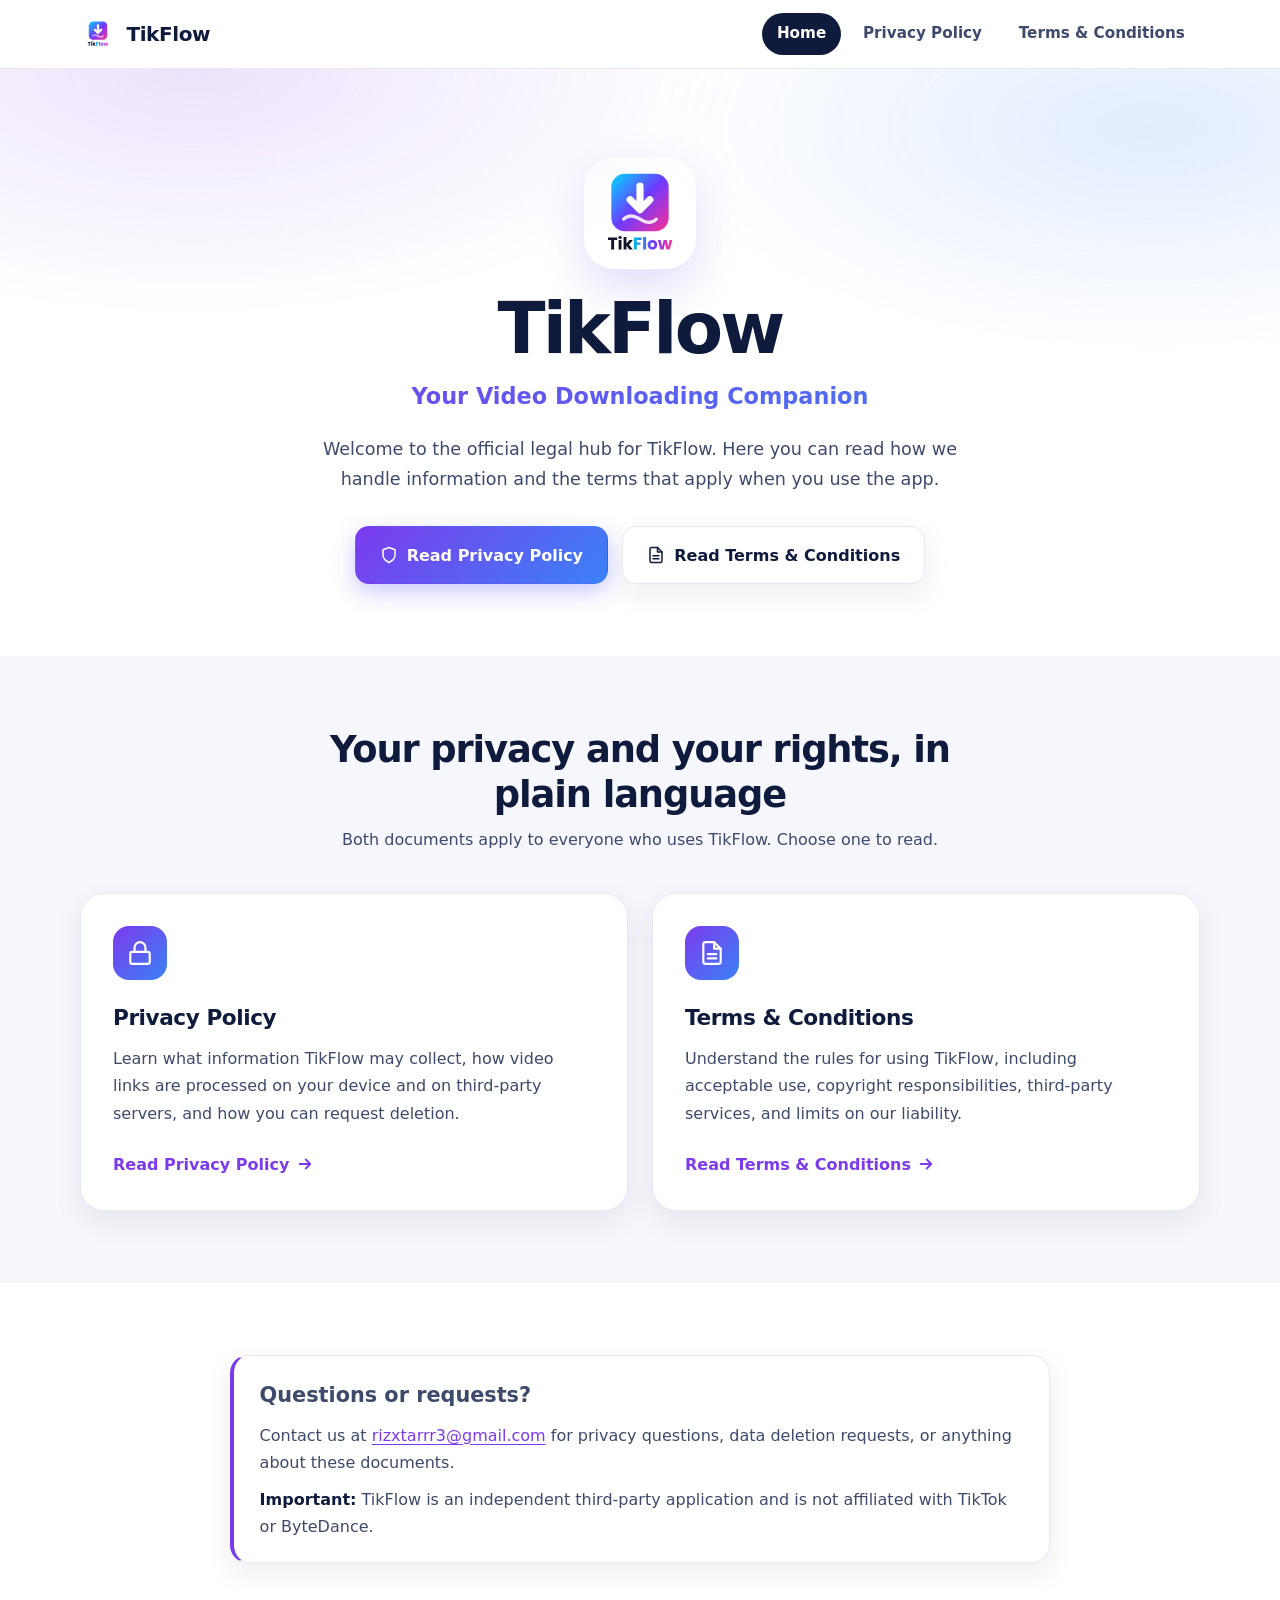
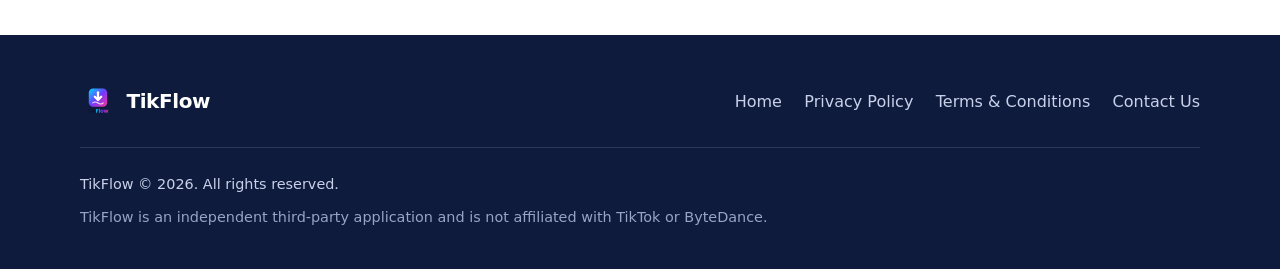
<file: index.html>
<!DOCTYPE html>
<html lang="en">
<head>
  <meta charset="utf-8">
  <meta name="viewport" content="width=device-width, initial-scale=1">
  <title>TikFlow – Your Video Downloading Companion</title>
  <meta name="description" content="Official website of TikFlow, your video downloading companion for Android. Read our Privacy Policy and Terms &amp; Conditions.">
  <meta name="theme-color" content="#7c3aed">
  <meta property="og:title" content="TikFlow – Your Video Downloading Companion">
  <meta property="og:description" content="Official website of TikFlow, your video downloading companion for Android. Read our Privacy Policy and Terms &amp; Conditions.">
  <meta property="og:type" content="website">
  <link rel="icon" type="image/svg+xml" href="assets/logo.svg">
  <link rel="stylesheet" href="style.css">
</head>
<body>
<a class="skip-link" href="#main">Skip to main content</a>
<header class="site-header">
  <div class="container nav-wrap">
    <a class="brand" href="index.html" aria-label="TikFlow home">
      <img src="assets/logo.svg" alt="" width="36" height="36">
      <span>TikFlow</span>
    </a>
    <button class="nav-toggle" type="button" aria-label="Open menu" aria-expanded="false" aria-controls="primary-nav">
      <svg class="icon-open" width="22" height="22" viewBox="0 0 24 24" fill="none" stroke="currentColor" stroke-width="2" stroke-linecap="round" aria-hidden="true"><path d="M4 6h16M4 12h16M4 18h16"/></svg>
      <svg class="icon-close" width="22" height="22" viewBox="0 0 24 24" fill="none" stroke="currentColor" stroke-width="2" stroke-linecap="round" aria-hidden="true"><path d="M6 6l12 12M18 6L6 18"/></svg>
    </button>
    <nav id="primary-nav" class="nav" aria-label="Primary">
      <a href="index.html" aria-current="page">Home</a>
      <a href="privacy-policy.html">Privacy Policy</a>
      <a href="terms-and-conditions.html">Terms &amp; Conditions</a>
    </nav>
  </div>
</header>
<main id="main">
  <section class="hero" aria-labelledby="hero-title">
    <div class="container">
      <img class="hero-logo" src="assets/logo.svg" alt="TikFlow logo" width="112" height="112">
      <h1 id="hero-title">TikFlow</h1>
      <p class="tagline">Your Video Downloading Companion</p>
      <p class="lead">Welcome to the official legal hub for TikFlow. Here you can read how we handle information and the terms that apply when you use the app.</p>
      <div class="hero-actions">
        <a class="btn btn-primary" href="privacy-policy.html">
          <svg viewBox="0 0 24 24" fill="none" stroke="currentColor" stroke-width="2" stroke-linecap="round" stroke-linejoin="round" aria-hidden="true"><path d="M12 22s8-4 8-10V5l-8-3-8 3v7c0 6 8 10 8 10z"/></svg>
          Read Privacy Policy
        </a>
        <a class="btn btn-ghost" href="terms-and-conditions.html">
          <svg viewBox="0 0 24 24" fill="none" stroke="currentColor" stroke-width="2" stroke-linecap="round" stroke-linejoin="round" aria-hidden="true"><path d="M14 2H6a2 2 0 0 0-2 2v16a2 2 0 0 0 2 2h12a2 2 0 0 0 2-2V8z"/><path d="M14 2v6h6M8 13h8M8 17h8"/></svg>
          Read Terms &amp; Conditions
        </a>
      </div>
    </div>
  </section>

  <section class="section section-soft" aria-labelledby="docs-title">
    <div class="container">
      <div class="section-head">
        <h2 id="docs-title">Your privacy and your rights, in plain language</h2>
        <p>Both documents apply to everyone who uses TikFlow. Choose one to read.</p>
      </div>
      <div class="cards">
        <a class="card" href="privacy-policy.html">
          <span class="card-icon"><svg viewBox="0 0 24 24" fill="none" stroke="currentColor" stroke-width="2" stroke-linecap="round" stroke-linejoin="round" aria-hidden="true"><rect x="3" y="11" width="18" height="11" rx="2"/><path d="M7 11V7a5 5 0 0 1 10 0v4"/></svg></span>
          <h3>Privacy Policy</h3>
          <p>Learn what information TikFlow may collect, how video links are processed on your device and on third-party servers, and how you can request deletion.</p>
          <span class="card-link">Read Privacy Policy <svg viewBox="0 0 24 24" fill="none" stroke="currentColor" stroke-width="2.5" stroke-linecap="round" stroke-linejoin="round" aria-hidden="true"><path d="M5 12h14M13 6l6 6-6 6"/></svg></span>
        </a>
        <a class="card" href="terms-and-conditions.html">
          <span class="card-icon"><svg viewBox="0 0 24 24" fill="none" stroke="currentColor" stroke-width="2" stroke-linecap="round" stroke-linejoin="round" aria-hidden="true"><path d="M14 2H6a2 2 0 0 0-2 2v16a2 2 0 0 0 2 2h12a2 2 0 0 0 2-2V8z"/><path d="M14 2v6h6M8 13h8M8 17h8"/></svg></span>
          <h3>Terms &amp; Conditions</h3>
          <p>Understand the rules for using TikFlow, including acceptable use, copyright responsibilities, third-party services, and limits on our liability.</p>
          <span class="card-link">Read Terms &amp; Conditions <svg viewBox="0 0 24 24" fill="none" stroke="currentColor" stroke-width="2.5" stroke-linecap="round" stroke-linejoin="round" aria-hidden="true"><path d="M5 12h14M13 6l6 6-6 6"/></svg></span>
        </a>
      </div>
    </div>
  </section>

  <section class="section" aria-labelledby="contact-title">
    <div class="container">
      <div class="notice">
        <h2 id="contact-title" style="margin:0 0 .5rem;font-size:1.3rem">Questions or requests?</h2>
        <p style="margin:0 0 .6rem">Contact us at <a href="mailto:rizxtarrr3@gmail.com">rizxtarrr3@gmail.com</a> for privacy questions, data deletion requests, or anything about these documents.</p>
        <p style="margin:0"><strong>Important:</strong> TikFlow is an independent third-party application and is not affiliated with TikTok or ByteDance.</p>
      </div>
    </div>
  </section>
</main>
<footer class="site-footer">
  <div class="container">
    <div class="footer-top">
      <a class="brand" href="index.html"><img src="assets/logo.svg" alt="" width="36" height="36"><span>TikFlow</span></a>
      <ul class="footer-links">
        <li><a href="index.html">Home</a></li>
        <li><a href="privacy-policy.html">Privacy Policy</a></li>
        <li><a href="terms-and-conditions.html">Terms &amp; Conditions</a></li>
        <li><a href="mailto:rizxtarrr3@gmail.com">Contact Us</a></li>
      </ul>
    </div>
    <div class="footer-bottom">
      <p>TikFlow &copy; 2026. All rights reserved.</p>
      <p class="disclaimer">TikFlow is an independent third-party application and is not affiliated with TikTok or ByteDance.</p>
    </div>
  </div>
</footer>
<button class="to-top" type="button" aria-label="Back to top"><svg viewBox="0 0 24 24" fill="none" stroke="currentColor" stroke-width="2.5" stroke-linecap="round" stroke-linejoin="round" aria-hidden="true"><path d="M12 19V5M5 12l7-7 7 7"/></svg></button>
<script src="script.js"></script>
</body>
</html>
</file>
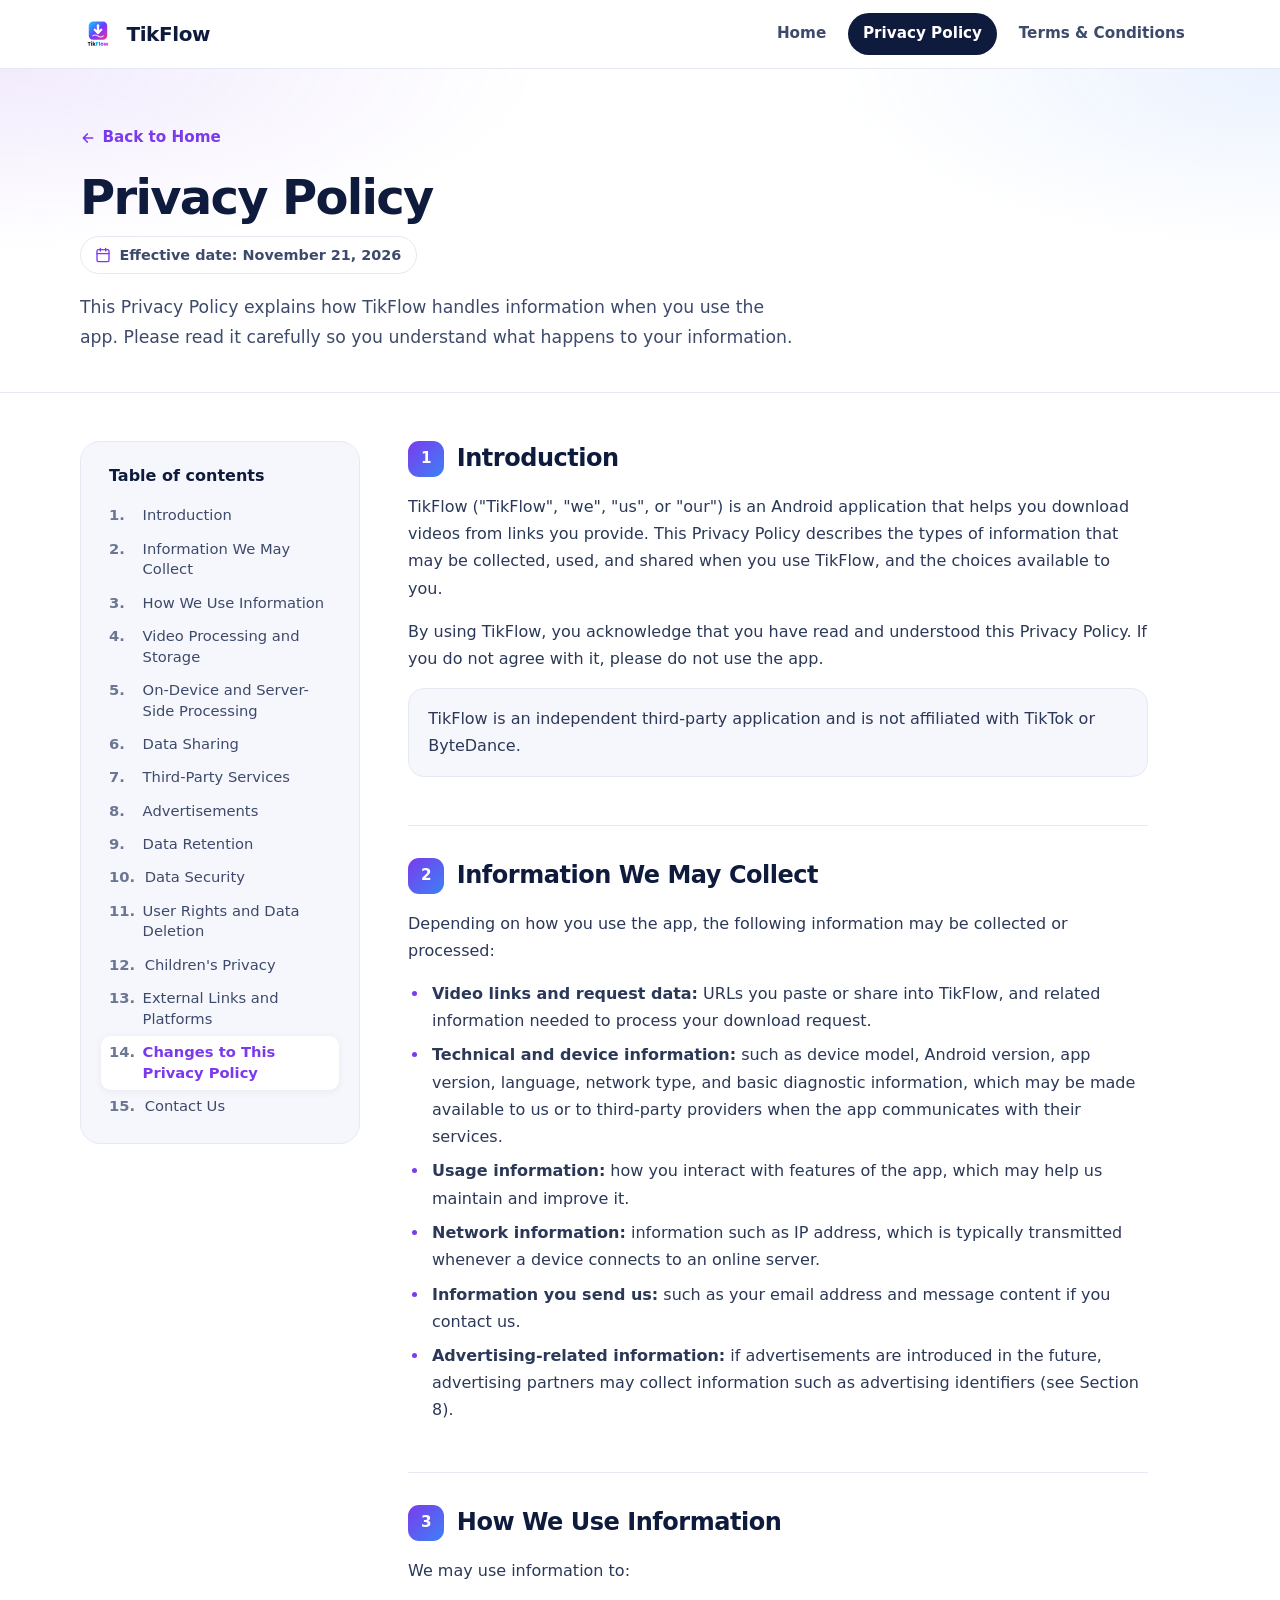
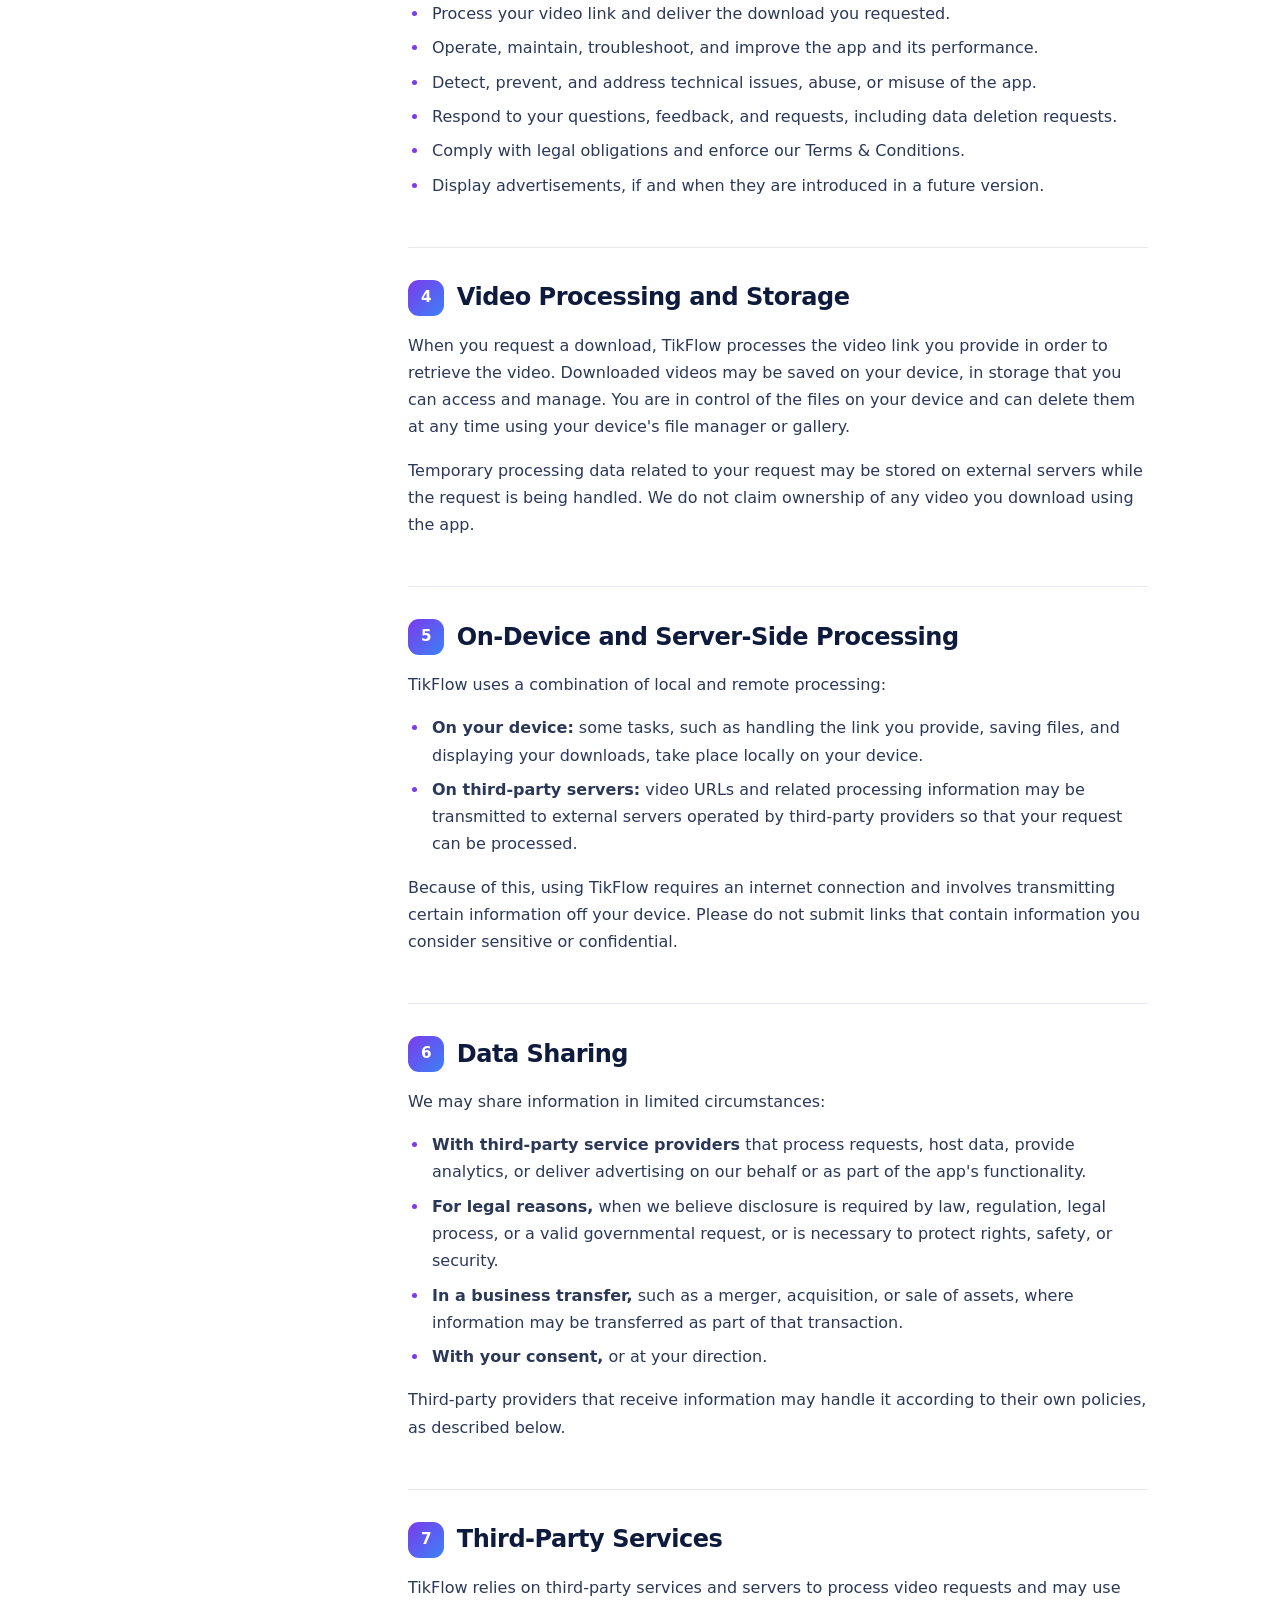
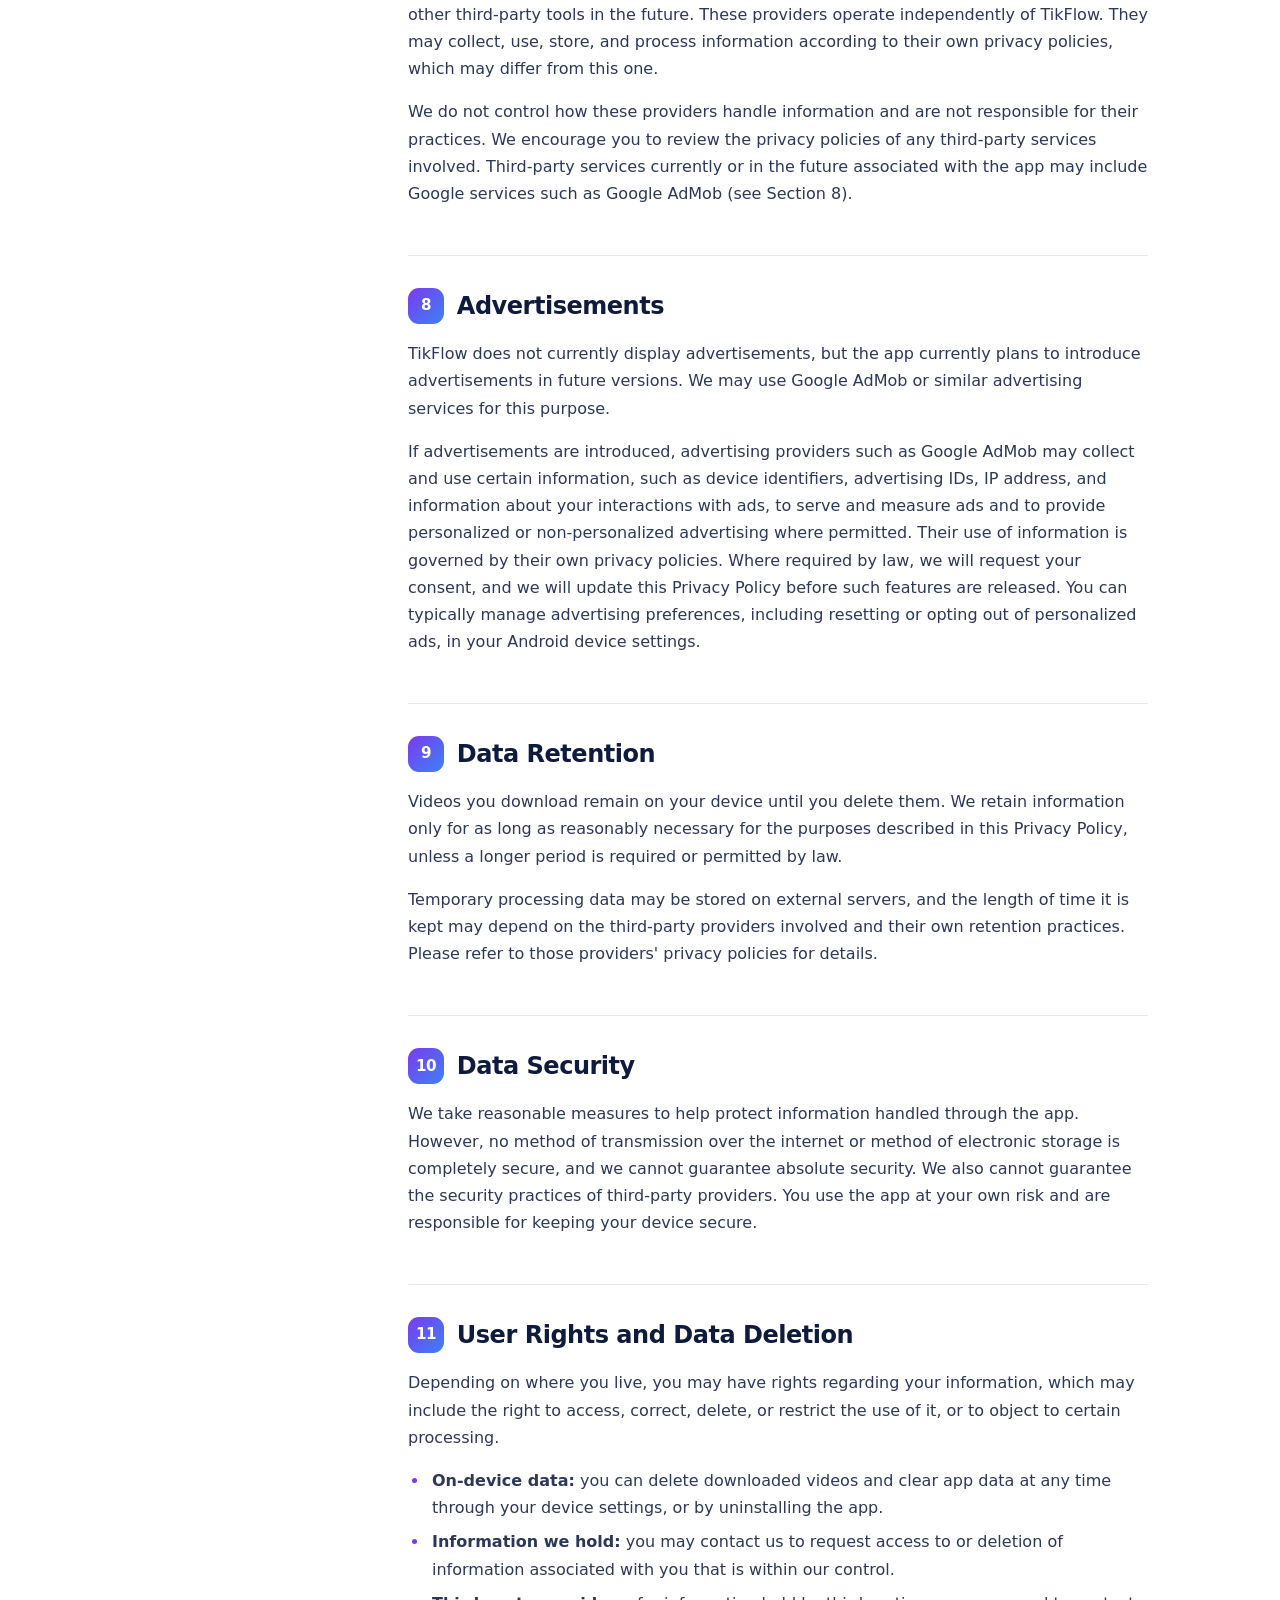
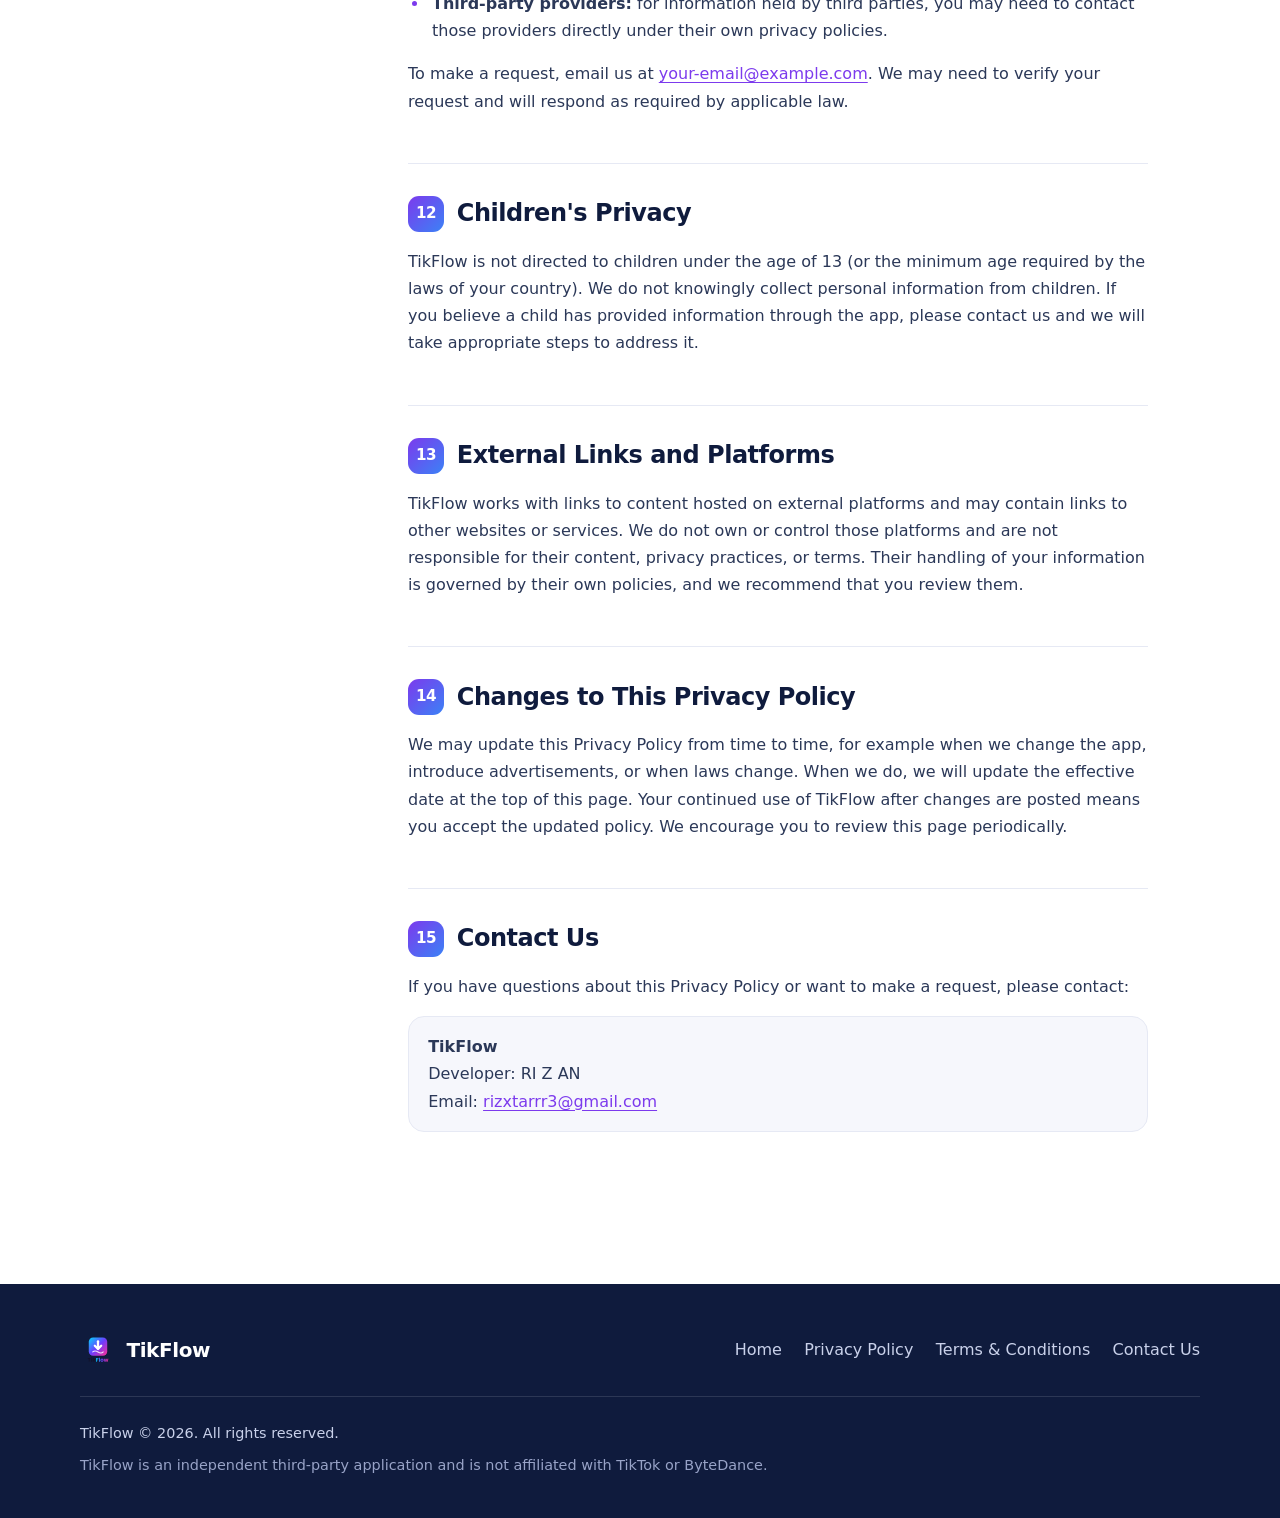
<file: privacy-policy.html>
<!DOCTYPE html>
<html lang="en">
<head>
  <meta charset="utf-8">
  <meta name="viewport" content="width=device-width, initial-scale=1">
  <title>Privacy Policy – TikFlow</title>
  <meta name="description" content="Read the TikFlow Privacy Policy: what information may be collected, how videos are processed, third-party services, advertising, and your rights.">
  <meta name="theme-color" content="#7c3aed">
  <meta property="og:title" content="Privacy Policy – TikFlow">
  <meta property="og:description" content="Read the TikFlow Privacy Policy: what information may be collected, how videos are processed, third-party services, advertising, and your rights.">
  <meta property="og:type" content="website">
  <link rel="icon" type="image/svg+xml" href="assets/logo.svg">
  <link rel="stylesheet" href="style.css">
</head>
<body>
<a class="skip-link" href="#main">Skip to main content</a>
<header class="site-header">
  <div class="container nav-wrap">
    <a class="brand" href="index.html" aria-label="TikFlow home">
      <img src="assets/logo.svg" alt="" width="36" height="36">
      <span>TikFlow</span>
    </a>
    <button class="nav-toggle" type="button" aria-label="Open menu" aria-expanded="false" aria-controls="primary-nav">
      <svg class="icon-open" width="22" height="22" viewBox="0 0 24 24" fill="none" stroke="currentColor" stroke-width="2" stroke-linecap="round" aria-hidden="true"><path d="M4 6h16M4 12h16M4 18h16"/></svg>
      <svg class="icon-close" width="22" height="22" viewBox="0 0 24 24" fill="none" stroke="currentColor" stroke-width="2" stroke-linecap="round" aria-hidden="true"><path d="M6 6l12 12M18 6L6 18"/></svg>
    </button>
    <nav id="primary-nav" class="nav" aria-label="Primary">
      <a href="index.html">Home</a>
      <a href="privacy-policy.html" aria-current="page">Privacy Policy</a>
      <a href="terms-and-conditions.html">Terms &amp; Conditions</a>
    </nav>
  </div>
</header>
<main id="main">
  <section class="page-hero">
    <div class="container">
      <a class="back-link" href="index.html"><svg viewBox="0 0 24 24" fill="none" stroke="currentColor" stroke-width="2.5" stroke-linecap="round" stroke-linejoin="round" aria-hidden="true"><path d="M19 12H5M11 18l-6-6 6-6"/></svg>Back to Home</a>
      <h1>Privacy Policy</h1>
      <span class="meta"><svg viewBox="0 0 24 24" fill="none" stroke="currentColor" stroke-width="2" stroke-linecap="round" stroke-linejoin="round" aria-hidden="true"><rect x="3" y="4" width="18" height="18" rx="2"/><path d="M16 2v4M8 2v4M3 10h18"/></svg>Effective date: November 21, 2026</span>
      <p class="intro">This Privacy Policy explains how TikFlow handles information when you use the app. Please read it carefully so you understand what happens to your information.</p>
    </div>
  </section>

  <div class="container legal-layout">
    <nav class="toc" aria-labelledby="toc-title">
      <h2 id="toc-title">Table of contents</h2>
      <ol>
        <li><a href="#introduction">Introduction</a></li>
        <li><a href="#information-we-collect">Information We May Collect</a></li>
        <li><a href="#how-we-use">How We Use Information</a></li>
        <li><a href="#video-processing">Video Processing and Storage</a></li>
        <li><a href="#processing-location">On-Device and Server-Side Processing</a></li>
        <li><a href="#data-sharing">Data Sharing</a></li>
        <li><a href="#third-party">Third-Party Services</a></li>
        <li><a href="#advertisements">Advertisements</a></li>
        <li><a href="#retention">Data Retention</a></li>
        <li><a href="#security">Data Security</a></li>
        <li><a href="#rights">User Rights and Data Deletion</a></li>
        <li><a href="#children">Children's Privacy</a></li>
        <li><a href="#external-links">External Links and Platforms</a></li>
        <li><a href="#changes">Changes to This Privacy Policy</a></li>
        <li><a href="#contact">Contact Us</a></li>
      </ol>
    </nav>

    <article class="legal">
      <section id="introduction">
        <h2><span class="num">1</span>Introduction</h2>
        <p>TikFlow ("TikFlow", "we", "us", or "our") is an Android application that helps you download videos from links you provide. This Privacy Policy describes the types of information that may be collected, used, and shared when you use TikFlow, and the choices available to you.</p>
        <p>By using TikFlow, you acknowledge that you have read and understood this Privacy Policy. If you do not agree with it, please do not use the app.</p>
        <div class="callout"><p>TikFlow is an independent third-party application and is not affiliated with TikTok or ByteDance.</p></div>
      </section>

      <section id="information-we-collect">
        <h2><span class="num">2</span>Information We May Collect</h2>
        <p>Depending on how you use the app, the following information may be collected or processed:</p>
        <ul>
          <li><strong>Video links and request data:</strong> URLs you paste or share into TikFlow, and related information needed to process your download request.</li>
          <li><strong>Technical and device information:</strong> such as device model, Android version, app version, language, network type, and basic diagnostic information, which may be made available to us or to third-party providers when the app communicates with their services.</li>
          <li><strong>Usage information:</strong> how you interact with features of the app, which may help us maintain and improve it.</li>
          <li><strong>Network information:</strong> information such as IP address, which is typically transmitted whenever a device connects to an online server.</li>
          <li><strong>Information you send us:</strong> such as your email address and message content if you contact us.</li>
          <li><strong>Advertising-related information:</strong> if advertisements are introduced in the future, advertising partners may collect information such as advertising identifiers (see Section 8).</li>
        </ul>
      </section>

      <section id="how-we-use">
        <h2><span class="num">3</span>How We Use Information</h2>
        <p>We may use information to:</p>
        <ul>
          <li>Process your video link and deliver the download you requested.</li>
          <li>Operate, maintain, troubleshoot, and improve the app and its performance.</li>
          <li>Detect, prevent, and address technical issues, abuse, or misuse of the app.</li>
          <li>Respond to your questions, feedback, and requests, including data deletion requests.</li>
          <li>Comply with legal obligations and enforce our Terms &amp; Conditions.</li>
          <li>Display advertisements, if and when they are introduced in a future version.</li>
        </ul>
      </section>

      <section id="video-processing">
        <h2><span class="num">4</span>Video Processing and Storage</h2>
        <p>When you request a download, TikFlow processes the video link you provide in order to retrieve the video. Downloaded videos may be saved on your device, in storage that you can access and manage. You are in control of the files on your device and can delete them at any time using your device's file manager or gallery.</p>
        <p>Temporary processing data related to your request may be stored on external servers while the request is being handled. We do not claim ownership of any video you download using the app.</p>
      </section>

      <section id="processing-location">
        <h2><span class="num">5</span>On-Device and Server-Side Processing</h2>
        <p>TikFlow uses a combination of local and remote processing:</p>
        <ul>
          <li><strong>On your device:</strong> some tasks, such as handling the link you provide, saving files, and displaying your downloads, take place locally on your device.</li>
          <li><strong>On third-party servers:</strong> video URLs and related processing information may be transmitted to external servers operated by third-party providers so that your request can be processed.</li>
        </ul>
        <p>Because of this, using TikFlow requires an internet connection and involves transmitting certain information off your device. Please do not submit links that contain information you consider sensitive or confidential.</p>
      </section>

      <section id="data-sharing">
        <h2><span class="num">6</span>Data Sharing</h2>
        <p>We may share information in limited circumstances:</p>
        <ul>
          <li><strong>With third-party service providers</strong> that process requests, host data, provide analytics, or deliver advertising on our behalf or as part of the app's functionality.</li>
          <li><strong>For legal reasons,</strong> when we believe disclosure is required by law, regulation, legal process, or a valid governmental request, or is necessary to protect rights, safety, or security.</li>
          <li><strong>In a business transfer,</strong> such as a merger, acquisition, or sale of assets, where information may be transferred as part of that transaction.</li>
          <li><strong>With your consent,</strong> or at your direction.</li>
        </ul>
        <p>Third-party providers that receive information may handle it according to their own policies, as described below.</p>
      </section>

      <section id="third-party">
        <h2><span class="num">7</span>Third-Party Services</h2>
        <p>TikFlow relies on third-party services and servers to process video requests and may use other third-party tools in the future. These providers operate independently of TikFlow. They may collect, use, store, and process information according to their own privacy policies, which may differ from this one.</p>
        <p>We do not control how these providers handle information and are not responsible for their practices. We encourage you to review the privacy policies of any third-party services involved. Third-party services currently or in the future associated with the app may include Google services such as Google AdMob (see Section 8).</p>
      </section>

      <section id="advertisements">
        <h2><span class="num">8</span>Advertisements</h2>
        <p>TikFlow does not currently display advertisements, but the app currently plans to introduce advertisements in future versions. We may use Google AdMob or similar advertising services for this purpose.</p>
        <p>If advertisements are introduced, advertising providers such as Google AdMob may collect and use certain information, such as device identifiers, advertising IDs, IP address, and information about your interactions with ads, to serve and measure ads and to provide personalized or non-personalized advertising where permitted. Their use of information is governed by their own privacy policies. Where required by law, we will request your consent, and we will update this Privacy Policy before such features are released. You can typically manage advertising preferences, including resetting or opting out of personalized ads, in your Android device settings.</p>
      </section>

      <section id="retention">
        <h2><span class="num">9</span>Data Retention</h2>
        <p>Videos you download remain on your device until you delete them. We retain information only for as long as reasonably necessary for the purposes described in this Privacy Policy, unless a longer period is required or permitted by law.</p>
        <p>Temporary processing data may be stored on external servers, and the length of time it is kept may depend on the third-party providers involved and their own retention practices. Please refer to those providers' privacy policies for details.</p>
      </section>

      <section id="security">
        <h2><span class="num">10</span>Data Security</h2>
        <p>We take reasonable measures to help protect information handled through the app. However, no method of transmission over the internet or method of electronic storage is completely secure, and we cannot guarantee absolute security. We also cannot guarantee the security practices of third-party providers. You use the app at your own risk and are responsible for keeping your device secure.</p>
      </section>

      <section id="rights">
        <h2><span class="num">11</span>User Rights and Data Deletion</h2>
        <p>Depending on where you live, you may have rights regarding your information, which may include the right to access, correct, delete, or restrict the use of it, or to object to certain processing.</p>
        <ul>
          <li><strong>On-device data:</strong> you can delete downloaded videos and clear app data at any time through your device settings, or by uninstalling the app.</li>
          <li><strong>Information we hold:</strong> you may contact us to request access to or deletion of information associated with you that is within our control.</li>
          <li><strong>Third-party providers:</strong> for information held by third parties, you may need to contact those providers directly under their own privacy policies.</li>
        </ul>
        <p>To make a request, email us at <a href="mailto:your-email@example.com">your-email@example.com</a>. We may need to verify your request and will respond as required by applicable law.</p>
      </section>

      <section id="children">
        <h2><span class="num">12</span>Children's Privacy</h2>
        <p>TikFlow is not directed to children under the age of 13 (or the minimum age required by the laws of your country). We do not knowingly collect personal information from children. If you believe a child has provided information through the app, please contact us and we will take appropriate steps to address it.</p>
      </section>

      <section id="external-links">
        <h2><span class="num">13</span>External Links and Platforms</h2>
        <p>TikFlow works with links to content hosted on external platforms and may contain links to other websites or services. We do not own or control those platforms and are not responsible for their content, privacy practices, or terms. Their handling of your information is governed by their own policies, and we recommend that you review them.</p>
      </section>

      <section id="changes">
        <h2><span class="num">14</span>Changes to This Privacy Policy</h2>
        <p>We may update this Privacy Policy from time to time, for example when we change the app, introduce advertisements, or when laws change. When we do, we will update the effective date at the top of this page. Your continued use of TikFlow after changes are posted means you accept the updated policy. We encourage you to review this page periodically.</p>
      </section>

      <section id="contact">
        <h2><span class="num">15</span>Contact Us</h2>
        <p>If you have questions about this Privacy Policy or want to make a request, please contact:</p>
        <div class="callout">
          <p><strong>TikFlow</strong><br>Developer: RI Z AN <br>Email: <a href="mailto:rizxtarrr3@gmail.com">rizxtarrr3@gmail.com</a></p>
        </div>
      </section>
    </article>
  </div>
</main>
<footer class="site-footer">
  <div class="container">
    <div class="footer-top">
      <a class="brand" href="index.html"><img src="assets/logo.svg" alt="" width="36" height="36"><span>TikFlow</span></a>
      <ul class="footer-links">
        <li><a href="index.html">Home</a></li>
        <li><a href="privacy-policy.html">Privacy Policy</a></li>
        <li><a href="terms-and-conditions.html">Terms &amp; Conditions</a></li>
        <li><a href="mailto:rizxtarrr3@gmail.com">Contact Us</a></li>
      </ul>
    </div>
    <div class="footer-bottom">
      <p>TikFlow &copy; 2026. All rights reserved.</p>
      <p class="disclaimer">TikFlow is an independent third-party application and is not affiliated with TikTok or ByteDance.</p>
    </div>
  </div>
</footer>
<button class="to-top" type="button" aria-label="Back to top"><svg viewBox="0 0 24 24" fill="none" stroke="currentColor" stroke-width="2.5" stroke-linecap="round" stroke-linejoin="round" aria-hidden="true"><path d="M12 19V5M5 12l7-7 7 7"/></svg></button>
<script src="script.js"></script>
</body>
</html>
</file>
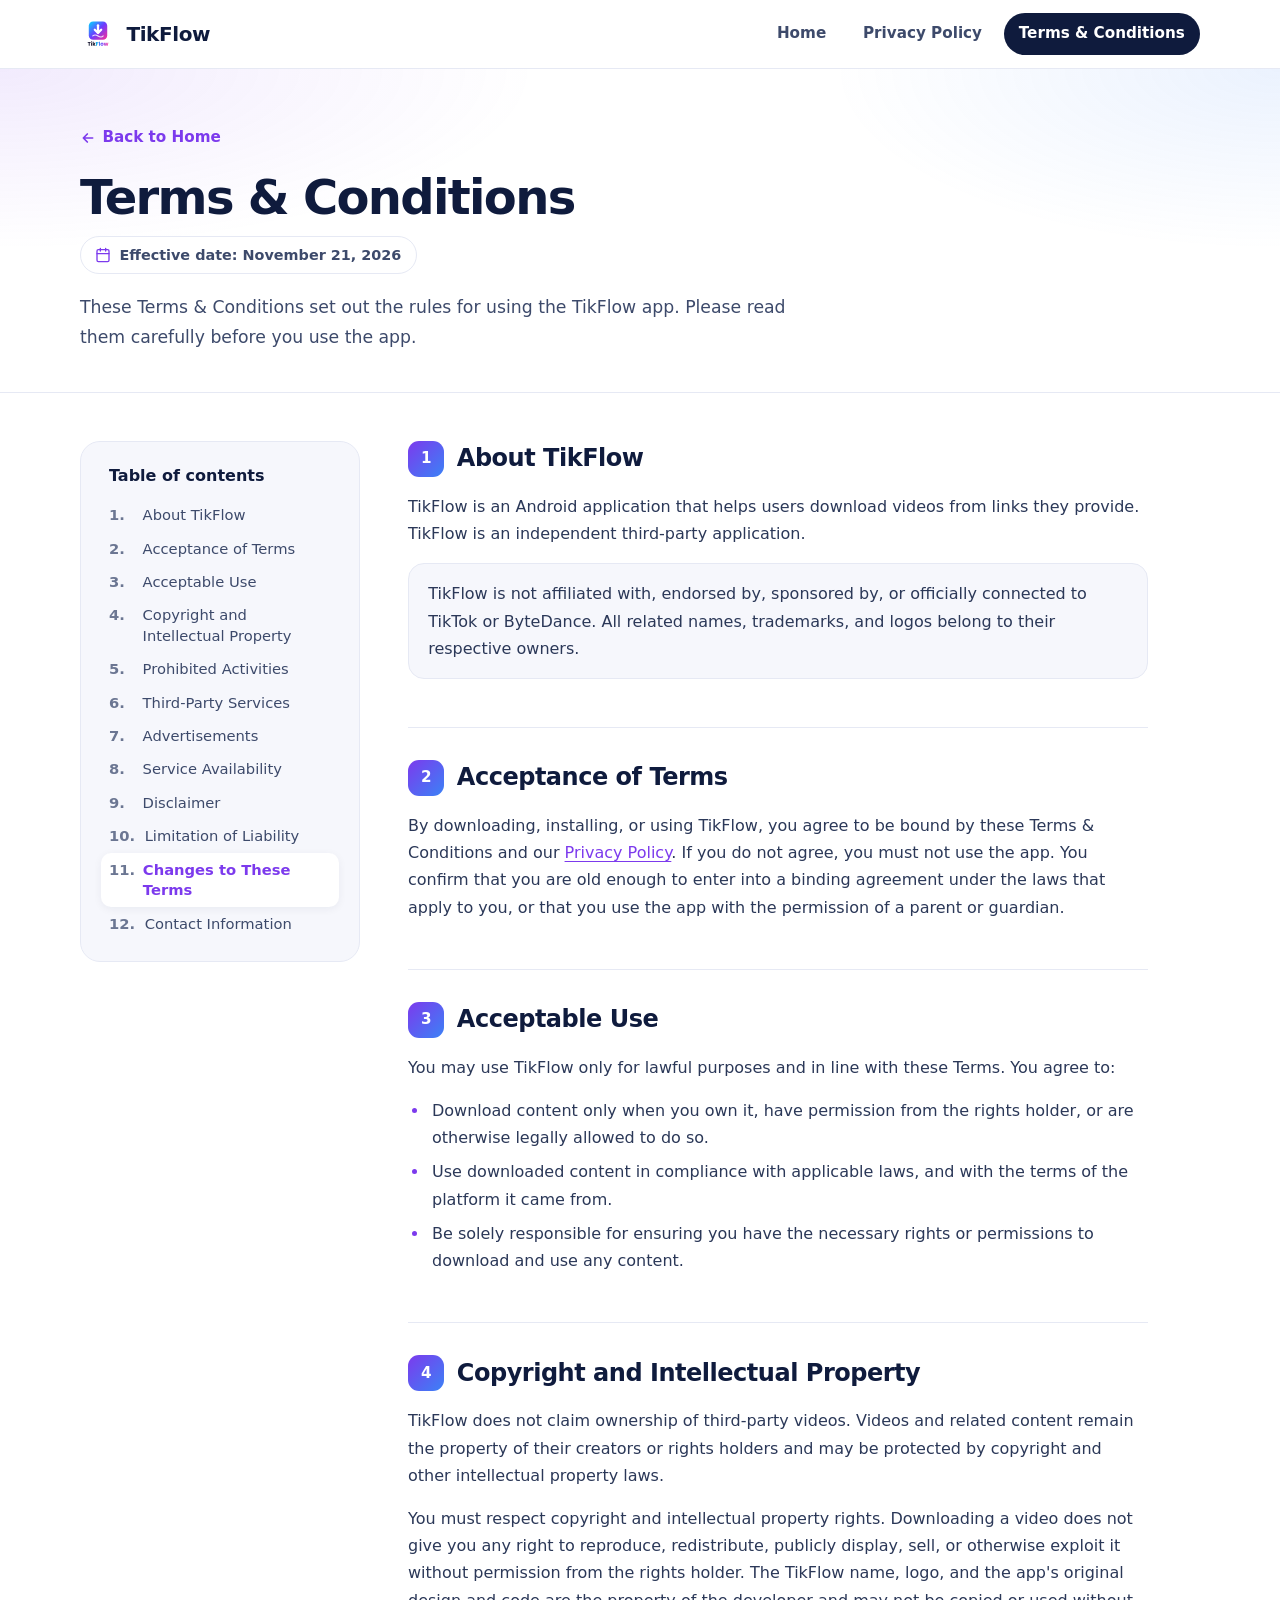
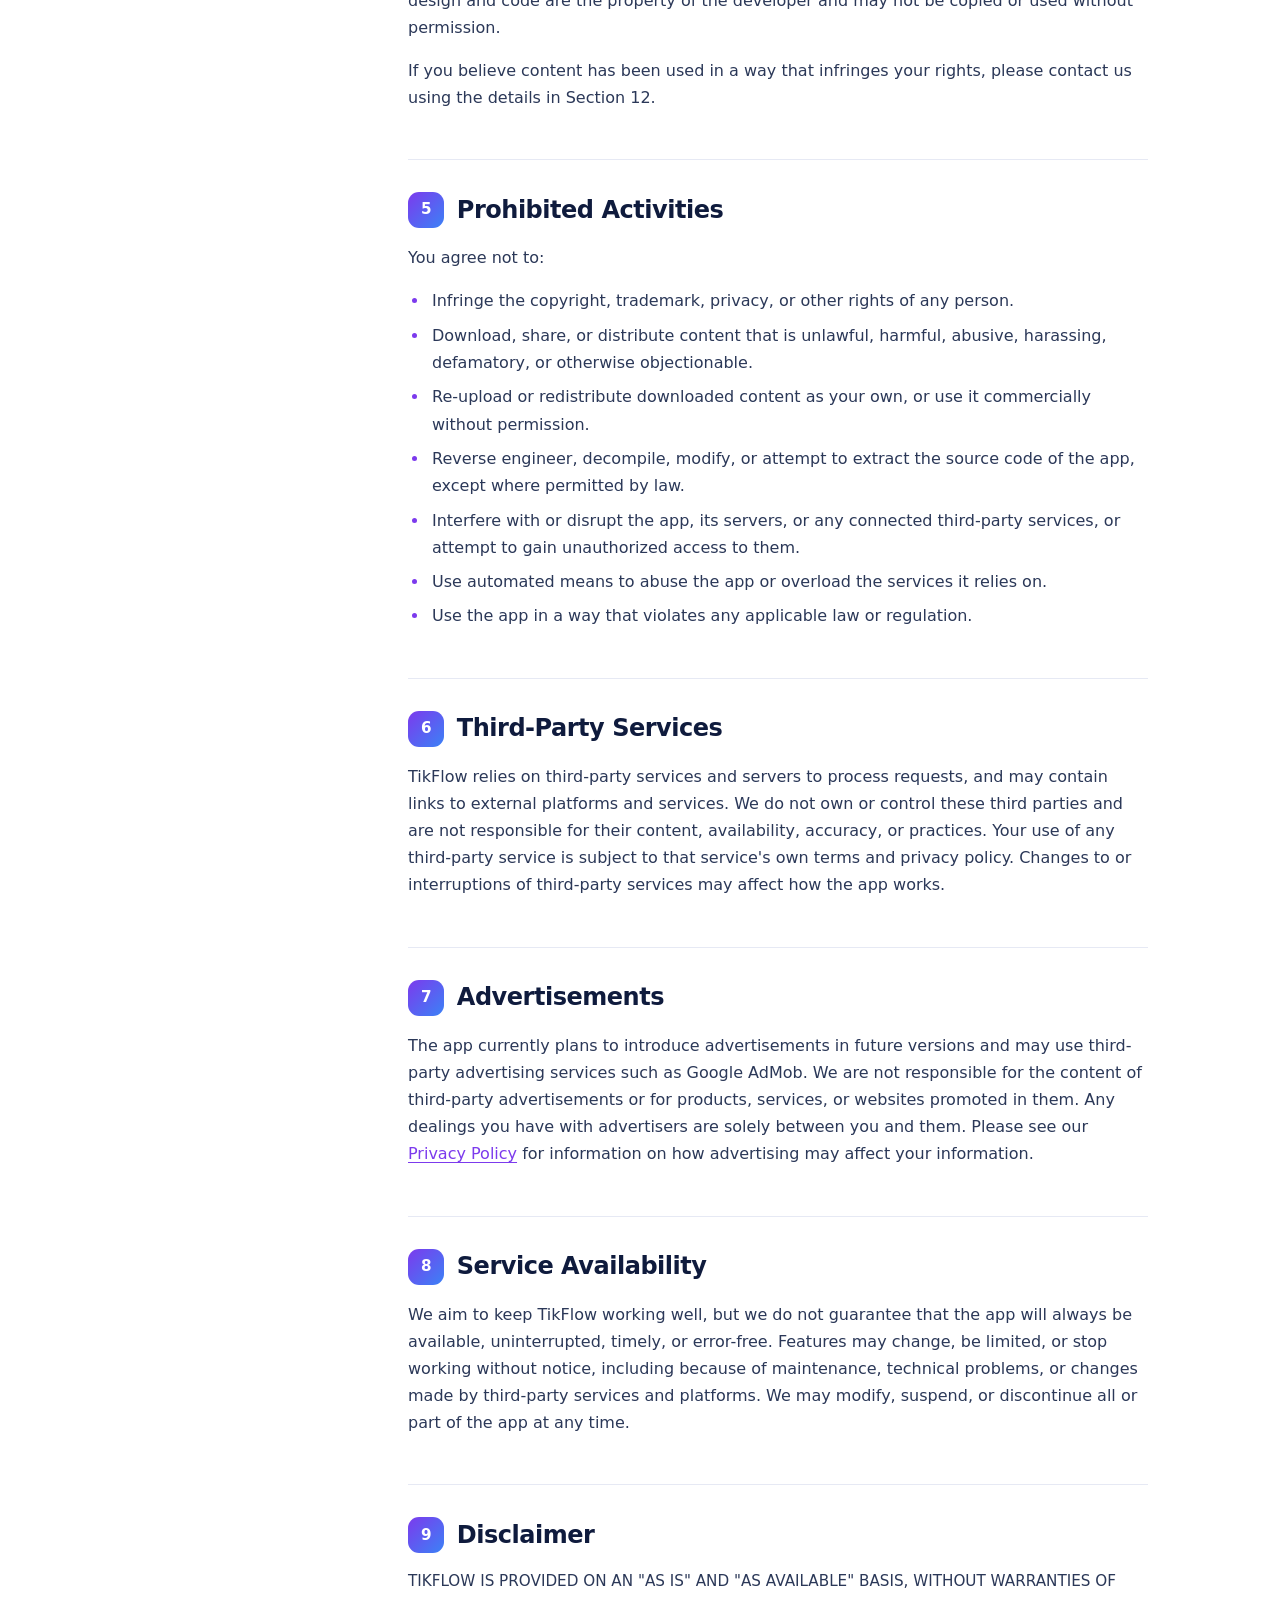
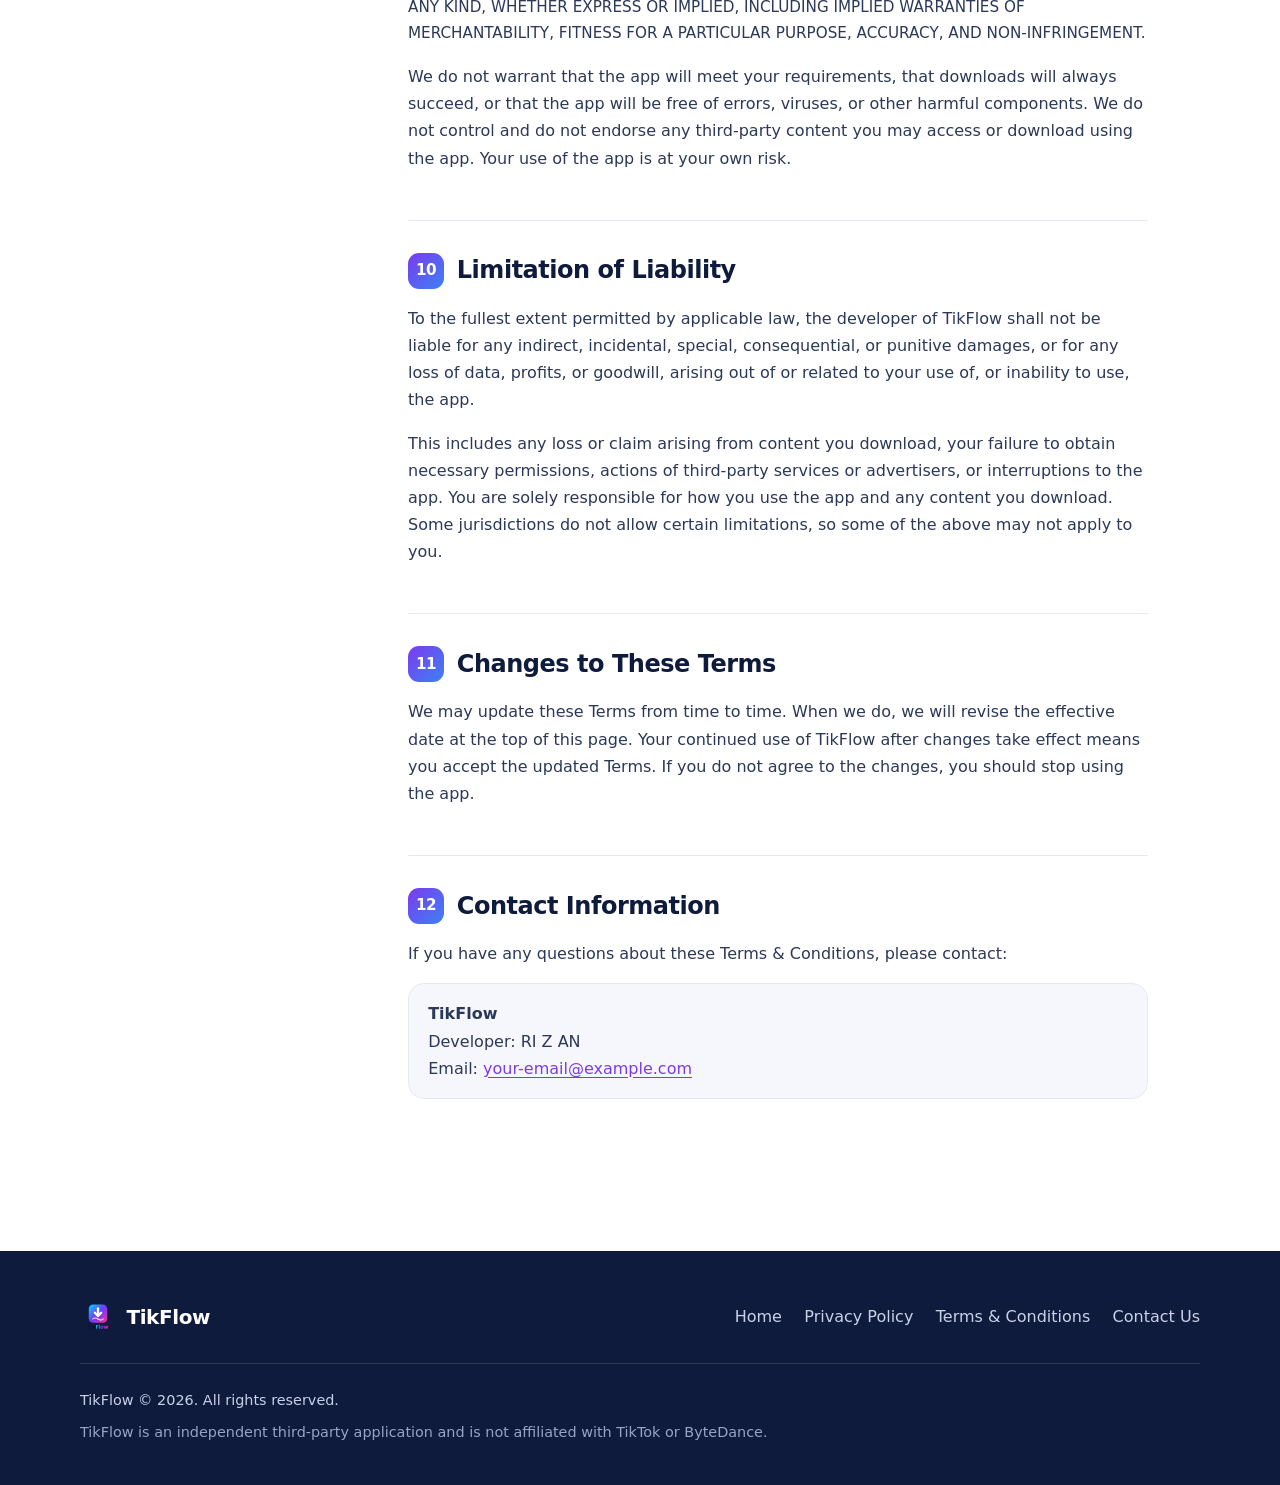
<file: terms-and-conditions.html>
<!DOCTYPE html>
<html lang="en">
<head>
  <meta charset="utf-8">
  <meta name="viewport" content="width=device-width, initial-scale=1">
  <title>Terms &amp; Conditions – TikFlow</title>
  <meta name="description" content="Read the TikFlow Terms &amp; Conditions covering acceptable use, copyright, third-party services, advertisements, disclaimers and liability.">
  <meta name="theme-color" content="#7c3aed">
  <meta property="og:title" content="Terms &amp; Conditions – TikFlow">
  <meta property="og:description" content="Read the TikFlow Terms &amp; Conditions covering acceptable use, copyright, third-party services, advertisements, disclaimers and liability.">
  <meta property="og:type" content="website">
  <link rel="icon" type="image/svg+xml" href="assets/logo.svg">
  <link rel="stylesheet" href="style.css">
</head>
<body>
<a class="skip-link" href="#main">Skip to main content</a>
<header class="site-header">
  <div class="container nav-wrap">
    <a class="brand" href="index.html" aria-label="TikFlow home">
      <img src="assets/logo.svg" alt="" width="36" height="36">
      <span>TikFlow</span>
    </a>
    <button class="nav-toggle" type="button" aria-label="Open menu" aria-expanded="false" aria-controls="primary-nav">
      <svg class="icon-open" width="22" height="22" viewBox="0 0 24 24" fill="none" stroke="currentColor" stroke-width="2" stroke-linecap="round" aria-hidden="true"><path d="M4 6h16M4 12h16M4 18h16"/></svg>
      <svg class="icon-close" width="22" height="22" viewBox="0 0 24 24" fill="none" stroke="currentColor" stroke-width="2" stroke-linecap="round" aria-hidden="true"><path d="M6 6l12 12M18 6L6 18"/></svg>
    </button>
    <nav id="primary-nav" class="nav" aria-label="Primary">
      <a href="index.html">Home</a>
      <a href="privacy-policy.html">Privacy Policy</a>
      <a href="terms-and-conditions.html" aria-current="page">Terms &amp; Conditions</a>
    </nav>
  </div>
</header>
<main id="main">
  <section class="page-hero">
    <div class="container">
      <a class="back-link" href="index.html"><svg viewBox="0 0 24 24" fill="none" stroke="currentColor" stroke-width="2.5" stroke-linecap="round" stroke-linejoin="round" aria-hidden="true"><path d="M19 12H5M11 18l-6-6 6-6"/></svg>Back to Home</a>
      <h1>Terms &amp; Conditions</h1>
      <span class="meta"><svg viewBox="0 0 24 24" fill="none" stroke="currentColor" stroke-width="2" stroke-linecap="round" stroke-linejoin="round" aria-hidden="true"><rect x="3" y="4" width="18" height="18" rx="2"/><path d="M16 2v4M8 2v4M3 10h18"/></svg>Effective date: November 21, 2026</span>
      <p class="intro">These Terms &amp; Conditions set out the rules for using the TikFlow app. Please read them carefully before you use the app.</p>
    </div>
  </section>

  <div class="container legal-layout">
    <nav class="toc" aria-labelledby="toc-title">
      <h2 id="toc-title">Table of contents</h2>
      <ol>
        <li><a href="#about">About TikFlow</a></li>
        <li><a href="#acceptance">Acceptance of Terms</a></li>
        <li><a href="#acceptable-use">Acceptable Use</a></li>
        <li><a href="#copyright">Copyright and Intellectual Property</a></li>
        <li><a href="#prohibited">Prohibited Activities</a></li>
        <li><a href="#third-party">Third-Party Services</a></li>
        <li><a href="#advertisements">Advertisements</a></li>
        <li><a href="#availability">Service Availability</a></li>
        <li><a href="#disclaimer">Disclaimer</a></li>
        <li><a href="#liability">Limitation of Liability</a></li>
        <li><a href="#changes">Changes to These Terms</a></li>
        <li><a href="#contact">Contact Information</a></li>
      </ol>
    </nav>

    <article class="legal">
      <section id="about">
        <h2><span class="num">1</span>About TikFlow</h2>
        <p>TikFlow is an Android application that helps users download videos from links they provide. TikFlow is an independent third-party application.</p>
        <div class="callout"><p>TikFlow is not affiliated with, endorsed by, sponsored by, or officially connected to TikTok or ByteDance. All related names, trademarks, and logos belong to their respective owners.</p></div>
      </section>

      <section id="acceptance">
        <h2><span class="num">2</span>Acceptance of Terms</h2>
        <p>By downloading, installing, or using TikFlow, you agree to be bound by these Terms &amp; Conditions and our <a href="privacy-policy.html">Privacy Policy</a>. If you do not agree, you must not use the app. You confirm that you are old enough to enter into a binding agreement under the laws that apply to you, or that you use the app with the permission of a parent or guardian.</p>
      </section>

      <section id="acceptable-use">
        <h2><span class="num">3</span>Acceptable Use</h2>
        <p>You may use TikFlow only for lawful purposes and in line with these Terms. You agree to:</p>
        <ul>
          <li>Download content only when you own it, have permission from the rights holder, or are otherwise legally allowed to do so.</li>
          <li>Use downloaded content in compliance with applicable laws, and with the terms of the platform it came from.</li>
          <li>Be solely responsible for ensuring you have the necessary rights or permissions to download and use any content.</li>
        </ul>
      </section>

      <section id="copyright">
        <h2><span class="num">4</span>Copyright and Intellectual Property</h2>
        <p>TikFlow does not claim ownership of third-party videos. Videos and related content remain the property of their creators or rights holders and may be protected by copyright and other intellectual property laws.</p>
        <p>You must respect copyright and intellectual property rights. Downloading a video does not give you any right to reproduce, redistribute, publicly display, sell, or otherwise exploit it without permission from the rights holder. The TikFlow name, logo, and the app's original design and code are the property of the developer and may not be copied or used without permission.</p>
        <p>If you believe content has been used in a way that infringes your rights, please contact us using the details in Section 12.</p>
      </section>

      <section id="prohibited">
        <h2><span class="num">5</span>Prohibited Activities</h2>
        <p>You agree not to:</p>
        <ul>
          <li>Infringe the copyright, trademark, privacy, or other rights of any person.</li>
          <li>Download, share, or distribute content that is unlawful, harmful, abusive, harassing, defamatory, or otherwise objectionable.</li>
          <li>Re-upload or redistribute downloaded content as your own, or use it commercially without permission.</li>
          <li>Reverse engineer, decompile, modify, or attempt to extract the source code of the app, except where permitted by law.</li>
          <li>Interfere with or disrupt the app, its servers, or any connected third-party services, or attempt to gain unauthorized access to them.</li>
          <li>Use automated means to abuse the app or overload the services it relies on.</li>
          <li>Use the app in a way that violates any applicable law or regulation.</li>
        </ul>
      </section>

      <section id="third-party">
        <h2><span class="num">6</span>Third-Party Services</h2>
        <p>TikFlow relies on third-party services and servers to process requests, and may contain links to external platforms and services. We do not own or control these third parties and are not responsible for their content, availability, accuracy, or practices. Your use of any third-party service is subject to that service's own terms and privacy policy. Changes to or interruptions of third-party services may affect how the app works.</p>
      </section>

      <section id="advertisements">
        <h2><span class="num">7</span>Advertisements</h2>
        <p>The app currently plans to introduce advertisements in future versions and may use third-party advertising services such as Google AdMob. We are not responsible for the content of third-party advertisements or for products, services, or websites promoted in them. Any dealings you have with advertisers are solely between you and them. Please see our <a href="privacy-policy.html#advertisements">Privacy Policy</a> for information on how advertising may affect your information.</p>
      </section>

      <section id="availability">
        <h2><span class="num">8</span>Service Availability</h2>
        <p>We aim to keep TikFlow working well, but we do not guarantee that the app will always be available, uninterrupted, timely, or error-free. Features may change, be limited, or stop working without notice, including because of maintenance, technical problems, or changes made by third-party services and platforms. We may modify, suspend, or discontinue all or part of the app at any time.</p>
      </section>

      <section id="disclaimer">
        <h2><span class="num">9</span>Disclaimer</h2>
        <p class="upper">TikFlow is provided on an "AS IS" and "AS AVAILABLE" basis, without warranties of any kind, whether express or implied, including implied warranties of merchantability, fitness for a particular purpose, accuracy, and non-infringement.</p>
        <p>We do not warrant that the app will meet your requirements, that downloads will always succeed, or that the app will be free of errors, viruses, or other harmful components. We do not control and do not endorse any third-party content you may access or download using the app. Your use of the app is at your own risk.</p>
      </section>

      <section id="liability">
        <h2><span class="num">10</span>Limitation of Liability</h2>
        <p>To the fullest extent permitted by applicable law, the developer of TikFlow shall not be liable for any indirect, incidental, special, consequential, or punitive damages, or for any loss of data, profits, or goodwill, arising out of or related to your use of, or inability to use, the app.</p>
        <p>This includes any loss or claim arising from content you download, your failure to obtain necessary permissions, actions of third-party services or advertisers, or interruptions to the app. You are solely responsible for how you use the app and any content you download. Some jurisdictions do not allow certain limitations, so some of the above may not apply to you.</p>
      </section>

      <section id="changes">
        <h2><span class="num">11</span>Changes to These Terms</h2>
        <p>We may update these Terms from time to time. When we do, we will revise the effective date at the top of this page. Your continued use of TikFlow after changes take effect means you accept the updated Terms. If you do not agree to the changes, you should stop using the app.</p>
      </section>

      <section id="contact">
        <h2><span class="num">12</span>Contact Information</h2>
        <p>If you have any questions about these Terms &amp; Conditions, please contact:</p>
        <div class="callout">
          <p><strong>TikFlow</strong><br>Developer: RI Z AN <br>Email: <a href="mailto:rizxtarrr3@gmail.com">your-email@example.com</a></p>
        </div>
      </section>
    </article>
  </div>
</main>
<footer class="site-footer">
  <div class="container">
    <div class="footer-top">
      <a class="brand" href="index.html"><img src="assets/logo.svg" alt="" width="36" height="36"><span>TikFlow</span></a>
      <ul class="footer-links">
        <li><a href="index.html">Home</a></li>
        <li><a href="privacy-policy.html">Privacy Policy</a></li>
        <li><a href="terms-and-conditions.html">Terms &amp; Conditions</a></li>
        <li><a href="mailto:rizxtarrr3@gmail.com">Contact Us</a></li>
      </ul>
    </div>
    <div class="footer-bottom">
      <p>TikFlow &copy; 2026. All rights reserved.</p>
      <p class="disclaimer">TikFlow is an independent third-party application and is not affiliated with TikTok or ByteDance.</p>
    </div>
  </div>
</footer>
<button class="to-top" type="button" aria-label="Back to top"><svg viewBox="0 0 24 24" fill="none" stroke="currentColor" stroke-width="2.5" stroke-linecap="round" stroke-linejoin="round" aria-hidden="true"><path d="M12 19V5M5 12l7-7 7 7"/></svg></button>
<script src="script.js"></script>
</body>
</html>
</file>
<file: style.css>
:root{
  --navy:#0f1b3d; --navy-soft:#3d4a6b; --muted:#6b7692;
  --purple:#7c3aed; --blue:#3b82f6;
  --grad:linear-gradient(135deg,#7c3aed 0%,#3b82f6 100%);
  --bg:#fff; --bg-soft:#f6f7fc; --line:#e6e9f4;
  --shadow:0 10px 30px rgba(15,27,61,.08); --shadow-lg:0 18px 44px rgba(79,70,229,.18);
  --font:"Inter","Segoe UI",system-ui,-apple-system,Roboto,"Helvetica Neue",Arial,sans-serif;
}
*,*::before,*::after{box-sizing:border-box}
html{scroll-behavior:smooth;-webkit-text-size-adjust:100%}
body{margin:0;font-family:var(--font);color:var(--navy);background:var(--bg);line-height:1.7;font-size:1rem;-webkit-font-smoothing:antialiased}
img,svg{max-width:100%;display:block}
a{color:var(--purple);text-underline-offset:3px}
a:hover{color:#5b21b6}
:focus-visible{outline:3px solid var(--blue);outline-offset:3px;border-radius:6px}
.container{width:min(1120px,100% - 2.5rem);margin-inline:auto}
.skip-link{position:absolute;left:-999px;top:0;background:var(--navy);color:#fff;padding:.7rem 1rem;z-index:100;border-radius:0 0 10px 0}
.skip-link:focus{left:0;color:#fff}

/* Header */
.site-header{position:sticky;top:0;z-index:50;background:rgba(255,255,255,.88);backdrop-filter:saturate(180%) blur(14px);border-bottom:1px solid var(--line)}
.nav-wrap{display:flex;align-items:center;justify-content:space-between;min-height:68px;gap:1rem}
.brand{display:flex;align-items:center;gap:.65rem;text-decoration:none;color:var(--navy);font-weight:800;font-size:1.25rem;letter-spacing:-.02em}
.brand img{width:36px;height:36px;border-radius:10px}
.nav{display:flex;gap:.4rem}
.nav a{text-decoration:none;color:var(--navy-soft);font-weight:600;font-size:.95rem;padding:.5rem .95rem;border-radius:999px;transition:background .2s,color .2s}
.nav a:hover{background:var(--bg-soft);color:var(--navy)}
.nav a[aria-current="page"]{background:var(--navy);color:#fff}
.nav-toggle{display:none;background:#fff;border:1px solid var(--line);border-radius:12px;width:44px;height:44px;align-items:center;justify-content:center;cursor:pointer;color:var(--navy)}
.nav-toggle .icon-close{display:none}
.nav-toggle[aria-expanded="true"] .icon-open{display:none}
.nav-toggle[aria-expanded="true"] .icon-close{display:block}

/* Buttons */
.btn{display:inline-flex;align-items:center;justify-content:center;gap:.55rem;padding:.9rem 1.5rem;border-radius:14px;font-weight:700;font-size:1rem;text-decoration:none;border:1px solid transparent;cursor:pointer;transition:transform .2s,box-shadow .2s,background .2s;font-family:inherit}
.btn svg{width:18px;height:18px}
.btn-primary{background:var(--grad);color:#fff;box-shadow:0 8px 22px rgba(99,102,241,.35)}
.btn-primary:hover{color:#fff;transform:translateY(-2px);box-shadow:0 12px 28px rgba(99,102,241,.45)}
.btn-ghost{background:#fff;color:var(--navy);border-color:var(--line);box-shadow:var(--shadow)}
.btn-ghost:hover{color:var(--navy);transform:translateY(-2px);border-color:#cfd5ea}

/* Home hero */
.hero{position:relative;overflow:hidden;padding:5.5rem 0 4.5rem;text-align:center;background:
  radial-gradient(60% 60% at 15% 0%,rgba(124,58,237,.14),transparent 70%),
  radial-gradient(55% 55% at 90% 10%,rgba(59,130,246,.15),transparent 70%),#fff}
.hero-logo{width:112px;height:112px;margin:0 auto 1.5rem;border-radius:30px;box-shadow:var(--shadow-lg);animation:float 5s ease-in-out infinite}
@keyframes float{50%{transform:translateY(-8px)}}
.hero h1{font-size:clamp(2.6rem,7vw,4.4rem);line-height:1.05;letter-spacing:-.04em;margin:0 0 .6rem;font-weight:800}
.hero .tagline{font-size:clamp(1.1rem,2.4vw,1.4rem);font-weight:600;margin:0 0 1.25rem;background:var(--grad);-webkit-background-clip:text;background-clip:text;color:transparent}
.hero .lead{max-width:640px;margin:0 auto 2rem;color:var(--navy-soft);font-size:1.1rem}
.hero-actions{display:flex;flex-wrap:wrap;gap:.9rem;justify-content:center}

.section{padding:4.5rem 0}
.section-soft{background:var(--bg-soft)}
.section-head{max-width:640px;margin:0 auto 2.5rem;text-align:center}
.section-head h2{font-size:clamp(1.7rem,4vw,2.3rem);letter-spacing:-.03em;margin:0 0 .6rem;line-height:1.2}
.section-head p{margin:0;color:var(--navy-soft)}
.cards{display:grid;grid-template-columns:repeat(2,1fr);gap:1.5rem}
.card{display:flex;flex-direction:column;background:#fff;border:1px solid var(--line);border-radius:24px;padding:2rem;box-shadow:var(--shadow);text-decoration:none;color:var(--navy);transition:transform .25s,box-shadow .25s,border-color .25s}
.card:hover{color:var(--navy);transform:translateY(-6px);box-shadow:var(--shadow-lg);border-color:#d6d0fb}
.card-icon{width:54px;height:54px;border-radius:16px;background:var(--grad);display:grid;place-items:center;color:#fff;margin-bottom:1.25rem}
.card-icon svg{width:26px;height:26px}
.card h3{margin:0 0 .5rem;font-size:1.35rem;letter-spacing:-.02em}
.card p{margin:0 0 1.5rem;color:var(--navy-soft);flex:1}
.card .card-link{font-weight:700;color:var(--purple);display:inline-flex;align-items:center;gap:.4rem}
.card .card-link svg{width:18px;height:18px;transition:transform .2s}
.card:hover .card-link svg{transform:translateX(4px)}
.card .btn{align-self:flex-start}
.notice{max-width:820px;margin:0 auto;background:#fff;border:1px solid var(--line);border-left:4px solid var(--purple);border-radius:18px;padding:1.4rem 1.6rem;box-shadow:var(--shadow);color:var(--navy-soft)}
.notice strong{color:var(--navy)}

/* Legal pages */
.page-hero{padding:3.5rem 0 2.5rem;background:radial-gradient(60% 80% at 0% 0%,rgba(124,58,237,.1),transparent 70%),radial-gradient(50% 80% at 100% 0%,rgba(59,130,246,.1),transparent 70%),#fff;border-bottom:1px solid var(--line)}
.back-link{display:inline-flex;align-items:center;gap:.4rem;font-weight:600;text-decoration:none;font-size:.95rem;margin-bottom:1.25rem}
.back-link svg{width:16px;height:16px}
.page-hero h1{font-size:clamp(2rem,5vw,3rem);letter-spacing:-.035em;line-height:1.1;margin:0 0 .8rem}
.meta{display:inline-flex;align-items:center;gap:.5rem;background:#fff;border:1px solid var(--line);border-radius:999px;padding:.35rem .9rem;font-size:.9rem;color:var(--navy-soft);font-weight:600}
.meta svg{width:16px;height:16px;color:var(--purple)}
.page-hero .intro{max-width:720px;margin:1.2rem 0 0;color:var(--navy-soft);font-size:1.08rem}
.legal-layout{display:grid;grid-template-columns:280px minmax(0,1fr);gap:3rem;padding:3rem 0 4.5rem;align-items:start}
.toc{position:sticky;top:92px;background:var(--bg-soft);border:1px solid var(--line);border-radius:20px;padding:1.25rem;max-height:calc(100vh - 116px);overflow:auto}
.toc h2{font-size:1rem;margin:0 0 .6rem;padding:0 .5rem}
.toc ol{list-style:none;margin:0;padding:0;counter-reset:t}
.toc li{counter-increment:t}
.toc a{display:flex;gap:.6rem;padding:.4rem .5rem;border-radius:10px;text-decoration:none;color:var(--navy-soft);font-size:.92rem;line-height:1.4;transition:background .2s,color .2s}
.toc a::before{content:counter(t) ".";font-weight:700;min-width:1.5rem;color:var(--muted)}
.toc a:hover{background:#fff;color:var(--navy)}
.toc a.active{background:#fff;color:var(--purple);font-weight:700;box-shadow:0 2px 8px rgba(15,27,61,.06)}
.legal{max-width:740px}
.legal section{scroll-margin-top:90px;padding-bottom:2rem;margin-bottom:2rem;border-bottom:1px solid var(--line)}
.legal section:last-child{border-bottom:0}
.legal h2{display:flex;align-items:center;gap:.8rem;font-size:1.5rem;letter-spacing:-.02em;line-height:1.3;margin:0 0 1rem}
.legal h2 .num{flex:none;width:36px;height:36px;border-radius:11px;background:var(--grad);color:#fff;font-size:.95rem;display:grid;place-items:center}
.legal h3{font-size:1.1rem;margin:1.4rem 0 .4rem}
.legal p{margin:0 0 1rem;color:#2b3858}
.legal ul{margin:0 0 1rem;padding-left:1.3rem;color:#2b3858}
.legal li{margin-bottom:.45rem;padding-left:.2rem}
.legal li::marker{color:var(--purple)}
.callout{background:var(--bg-soft);border:1px solid var(--line);border-radius:16px;padding:1rem 1.2rem;margin:0 0 1rem;color:#2b3858}
.callout p{margin:0}
.upper{text-transform:uppercase;font-size:.95rem}

/* Footer */
.site-footer{background:var(--navy);color:#c9d1ea;padding:3rem 0 2rem}
.footer-top{display:flex;flex-wrap:wrap;gap:1.5rem;justify-content:space-between;align-items:center;padding-bottom:1.75rem;border-bottom:1px solid rgba(255,255,255,.12)}
.site-footer .brand{color:#fff}
.footer-links{display:flex;flex-wrap:wrap;gap:.4rem 1.4rem;list-style:none;margin:0;padding:0}
.footer-links a{color:#c9d1ea;text-decoration:none;font-weight:500}
.footer-links a:hover{color:#fff;text-decoration:underline}
.footer-bottom{padding-top:1.5rem;font-size:.9rem}
.footer-bottom p{margin:0 0 .5rem}
.disclaimer{color:#98a3c7}

/* Back to top */
.to-top{position:fixed;right:1.25rem;bottom:1.25rem;width:48px;height:48px;border-radius:50%;border:0;background:var(--grad);color:#fff;display:grid;place-items:center;cursor:pointer;box-shadow:var(--shadow-lg);opacity:0;visibility:hidden;transform:translateY(10px);transition:opacity .25s,transform .25s,visibility .25s;z-index:40}
.to-top.show{opacity:1;visibility:visible;transform:none}
.to-top:hover{transform:translateY(-3px)}
.to-top svg{width:22px;height:22px}

/* Responsive */
@media (max-width:900px){
  .legal-layout{grid-template-columns:1fr;gap:1.5rem;padding-top:2rem}
  .toc{position:static;max-height:none}
}
@media (max-width:760px){
  .nav-toggle{display:inline-flex}
  .nav{position:absolute;top:68px;left:0;right:0;flex-direction:column;background:#fff;border-bottom:1px solid var(--line);box-shadow:var(--shadow);padding:.75rem 1.25rem 1.25rem;display:none}
  .nav.open{display:flex}
  .nav a{padding:.85rem 1rem;border-radius:12px}
  .cards{grid-template-columns:1fr}
  .hero{padding:3.5rem 0 3rem}
  .section{padding:3.25rem 0}
  .hero-actions .btn{width:100%}
  .legal h2{font-size:1.3rem}
}
@media (prefers-reduced-motion:reduce){
  html{scroll-behavior:auto}
  *,*::before,*::after{animation:none!important;transition:none!important}
}
</file>
